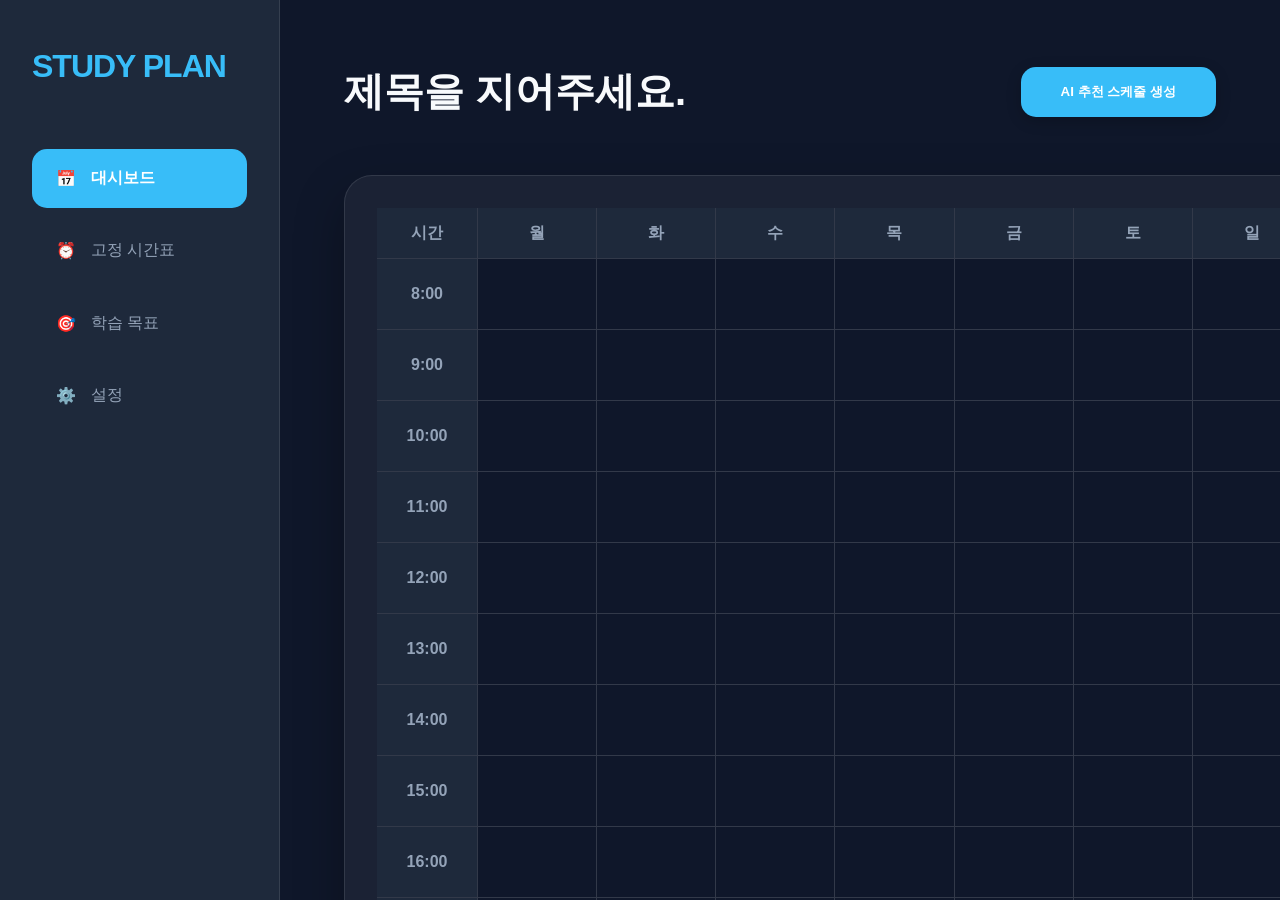
<file: index.html>
<!DOCTYPE html>
<html lang="ko">
<head>
    <meta charset="UTF-8">
    <meta name="viewport" content="width=device-width, initial-scale=1.0">
    <title>STUDY PLAN - AI Self-Learning Planner</title>
    <link rel="stylesheet" href="style.css">
</head>
<body class="dark-theme">
    <div id="app">
        <!-- 로딩 오버레이 -->
        <div id="loading-overlay" class="hidden">
            <div class="loader-content">
                <div class="spinner"></div>
                <p id="loading-quote">성공은 매일 반복되는 작은 노력의 합산입니다.</p>
                <span class="loading-sub">AI가 나만을 위한 최적의 학습 계획을 짜고 있어요...</span>
            </div>
        </div>

        <!-- 사이드바 -->
        <aside class="sidebar">
            <div class="logo">STUDY PLAN</div>
            <nav>
                <ul>
                    <li class="nav-item active" data-tab="dashboard"><span class="icon">📅</span> 대시보드</li>
                    <li class="nav-item" data-tab="timetable"><span class="icon">⏰</span> 고정 시간표</li>
                    <li class="nav-item" data-tab="goals"><span class="icon">🎯</span> 학습 목표</li>
                    <li class="nav-item" data-tab="settings"><span class="icon">⚙️</span> 설정</li>
                </ul>
            </nav>
        </aside>

        <!-- 메인 콘텐츠 -->
        <main class="content">
            <!-- 탭 1: 대시보드 -->
            <section id="dashboard" class="tab-content active">
                <header>
                    <h1 id="dashboard-title">제목을 지어주세요.</h1>
                    <button id="generate-ai-btn" class="primary-btn">AI 추천 스케줄 생성</button>
                </header>
                <div class="calendar-container">
                    <div class="calendar-grid" id="calendar-grid"></div>
                </div>
            </section>

            <!-- 탭 2: 고정 시간표 설정 -->
            <section id="timetable" class="tab-content">
                <header>
                    <h1>고정 시간표 설정</h1>
                    <p>나의 일주일 고정 일정을 관리하세요.</p>
                </header>
                
                <div class="form-card">
                    <div class="form-group">
                        <label>AI 자동 시간표 추가 (베타)</label>
                        <textarea id="ai-timetable-input" placeholder="예: 월요일 10시부터 12시까지 자료구조 강의, 화요일 오후 2시에 영어 학원 등 텍스트를 입력하세요."></textarea>
                        <p class="hint">자연어로 입력하면 AI가 분석해서 시간표에 넣어줍니다.</p>
                    </div>
                    <div style="display: flex; gap: 10px;">
                        <button id="ai-timetable-btn" class="secondary-btn">텍스트로 추가하기</button>
                        <label for="ai-image-input" class="secondary-btn" style="cursor: pointer; display: flex; align-items: center; justify-content: center;">
                            📸 이미지로 추가하기
                        </label>
                        <input type="file" id="ai-image-input" accept="image/*" style="display: none;">
                    </div>
                </div>

                <div class="form-card">
                    <form id="timetable-form">
                        <div class="form-group">
                            <label>일정 이름</label>
                            <input type="text" id="event-name" placeholder="예: 자료구조 강의" required>
                        </div>
                        <div class="form-row time-input-row">
                            <div class="form-group">
                                <label>요일</label>
                                <select id="event-day" required>
                                    <option value="1">월요일</option><option value="2">화요일</option>
                                    <option value="3">수요일</option><option value="4">목요일</option>
                                    <option value="5">금요일</option><option value="6">토요일</option>
                                    <option value="0">일요일</option>
                                </select>
                            </div>
                            
                            <div class="form-group">
                                <label>시작 시간</label>
                                <div class="time-picker">
                                    <input type="number" id="start-h" min="1" max="12" placeholder="시" list="hours-list" required>
                                    <span>:</span>
                                    <input type="number" id="start-m" min="0" max="59" placeholder="분" list="minutes-list" required>
                                    <select id="start-ap">
                                        <option value="AM">오전</option><option value="PM">오후</option>
                                    </select>
                                </div>
                            </div>

                            <div class="form-group">
                                <label>종료 시간</label>
                                <div class="time-picker">
                                    <input type="number" id="end-h" min="1" max="12" placeholder="시" list="hours-list" required>
                                    <span>:</span>
                                    <input type="number" id="end-m" min="0" max="59" placeholder="분" list="minutes-list" required>
                                    <select id="end-ap">
                                        <option value="AM">오전</option><option value="PM">오후</option>
                                    </select>
                                </div>
                            </div>
                        </div>
                        <datalist id="hours-list">
                            <option value="1">1</option><option value="2">2</option><option value="3">3</option>
                            <option value="4">4</option><option value="5">5</option><option value="6">6</option>
                            <option value="7">7</option><option value="8">8</option><option value="9">9</option>
                            <option value="10">10</option><option value="11">11</option><option value="12">12</option>
                        </datalist>
                        <datalist id="minutes-list">
                            <option value="00">00</option><option value="10">10</option><option value="20">20</option>
                            <option value="30">30</option><option value="40">40</option><option value="50">50</option>
                        </datalist>
                        <button type="submit" id="timetable-submit-btn" class="primary-btn">일정 수동 추가</button>
                    </form>
                </div>
                <div id="event-list" class="list-container"></div>
            </section>

            <!-- 탭 3: 학습 목표 설정 -->
            <section id="goals" class="tab-content">
                <header>
                    <h1>학습 목표 설정</h1>
                    <p>달성하고 싶은 최종 목표와 하루 학습량을 설정하세요.</p>
                </header>
                <div class="form-card">
                    <div class="form-group">
                        <label>최종 학습 목표</label>
                        <input type="text" id="final-goal" placeholder="예: 토익 990점 달성, 리액트 마스터하기 등">
                    </div>
                    <div class="form-group">
                        <label>학습자 수준</label>
                        <select id="learner-level">
                            <option value="beginner">입문 (기초부터 차근차근)</option>
                            <option value="intermediate" selected>중급 (핵심 위주 효율적 학습)</option>
                            <option value="advanced">상급 (심화 및 실전 위주)</option>
                        </select>
                    </div>
                    <div class="form-group">
                        <label>하루 목표 학습 시간 (시간)</label>
                        <input type="number" id="target-hours" min="1" max="24" value="4">
                    </div>
                    <div class="form-group">
                        <label>공부할 과목들 (쉼표로 구분)</label>
                        <input type="text" id="target-subjects" placeholder="알고리즘, 데이터베이스, CS 기초">
                    </div>
                    <button id="save-goals-btn" class="secondary-btn">목표 저장</button>
                </div>
            </section>

            <!-- 탭 4: 설정 -->
            <section id="settings" class="tab-content">
                <header><h1>설정</h1></header>
                <div class="form-card">
                    <div class="form-group">
                        <label>대시보드 제목 정하기</label>
                        <input type="text" id="dashboard-name" placeholder="나만의 제목을 입력하세요">
                    </div>
                    <div class="form-group">
                        <label>테마 선택</label>
                        <div class="theme-options">
                            <label class="radio-label"><input type="radio" name="theme" value="dark" checked> 다크 모드</label>
                            <label class="radio-label"><input type="radio" name="theme" value="light"> 라이트 모드</label>
                        </div>
                    </div>
                    <div class="form-group">
                        <label>AI 모델 선택</label>
                        <select id="ai-model-select">
                            <option value="gemini-3.1-flash-lite" selected>Gemini 3.1 Flash Lite (빠른 응답 속도 최적화)</option>
                            <option value="gemini-3-flash-preview">Gemini 3 Flash Preview (최신 프리뷰)</option>
                        </select>
                    </div>
                    <div style="display: flex; gap: 10px; align-items: center;">
                        <button id="save-settings-btn" class="secondary-btn">설정 저장</button>
                    </div>
                </div>
            </section>
        </main>
    </div>
    <script src="app.js"></script>
</body>
</html>
</file>
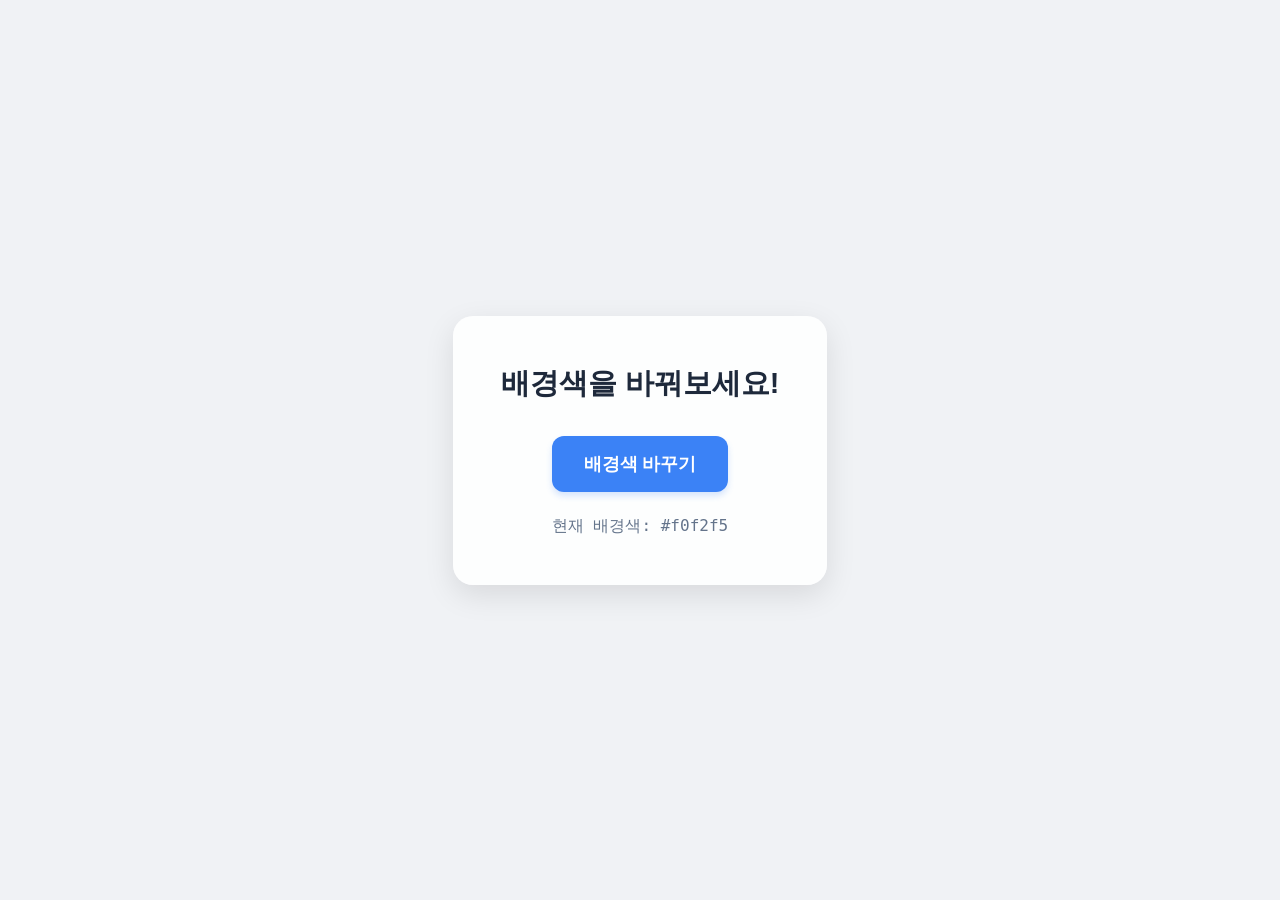
<file: viocord/index.html>
<!DOCTYPE html>
<html lang="ko">
<head>
    <meta charset="UTF-8">
    <meta name="viewport" content="width=device-width, initial-scale=1.0">
    <title>배경색 바꾸기 버튼</title>
    <link rel="stylesheet" href="style.css">
</head>
<body>
    <main class="container">
        <h1>배경색을 바꿔보세요!</h1>
        <button id="color-btn">배경색 바꾸기</button>
        <p id="color-code">현재 배경색: #f0f2f5</p>
    </main>

    <script src="script.js"></script>
</body>
</html>
</file>
<file: style.css>
:root {
    /* Dark Theme (Default) */
    --bg-main: #0f172a;
    --sidebar-bg: #1e293b;
    --accent: #38bdf8;
    --accent-hover: #0ea5e9;
    --text-main: #f8fafc;
    --text-dim: #94a3b8;
    --card-bg: rgba(255, 255, 255, 0.05);
    --border: rgba(255, 255, 255, 0.1);
    --input-bg: rgba(0, 0, 0, 0.2);
    --grid-bg: #0f172a;
}

body.light-theme {
    /* Light Theme (Orange Accent) */
    --bg-main: #f8fafc;
    --sidebar-bg: #ffffff;
    --accent: #f97316; /* Orange */
    --accent-hover: #ea580c;
    --text-main: #1e293b;
    --text-dim: #64748b;
    --card-bg: #ffffff;
    --border: #e2e8f0;
    --input-bg: #f1f5f9;
    --grid-bg: #ffffff;
}

* { margin: 0; padding: 0; box-sizing: border-box; }
body {
    font-family: 'Inter', -apple-system, sans-serif;
    background-color: var(--bg-main);
    color: var(--text-main);
    overflow: hidden;
    transition: background-color 0.3s, color 0.3s;
}

#app { display: flex; height: 100vh; width: 100vw; }

/* 로딩 오버레이 */
#loading-overlay {
    position: fixed; top: 0; left: 0; width: 100%; height: 100%;
    background: var(--bg-main); z-index: 9999;
    display: flex; justify-content: center; align-items: center; text-align: center;
    transition: opacity 0.5s;
}
#loading-overlay.hidden { opacity: 0; pointer-events: none; visibility: hidden; display: none !important; }
.spinner {
    width: 50px; height: 50px; border: 5px solid var(--border);
    border-top: 5px solid var(--accent); border-radius: 50%;
    animation: spin 1s linear infinite; margin: 0 auto 2rem;
}
@keyframes spin { 0% { transform: rotate(0deg); } 100% { transform: rotate(360deg); } }
#loading-quote { font-size: 1.5rem; font-weight: 700; margin-bottom: 1rem; color: var(--text-main); }

/* 사이드바 */
.sidebar {
    width: 280px; background-color: var(--sidebar-bg);
    padding: 3rem 2rem; display: flex; flex-direction: column;
    border-right: 1px solid var(--border);
    flex-shrink: 0;
}
.logo { font-size: 2rem; font-weight: 900; color: var(--accent); margin-bottom: 4rem; letter-spacing: -1px; }
nav ul { list-style: none; }
.nav-item {
    padding: 1.2rem 1.5rem; margin-bottom: 0.8rem; border-radius: 15px;
    cursor: pointer; transition: 0.2s; display: flex; align-items: center; gap: 15px; color: var(--text-dim);
}
.nav-item:hover { background: rgba(var(--accent), 0.1); color: var(--text-main); }
.nav-item.active { background: var(--accent); color: white; font-weight: 700; }

/* 메인 콘텐츠 */
.content { flex: 1; padding: 4rem; overflow-y: auto; background: var(--bg-main); }
.tab-content { display: none; animation: fadeIn 0.4s ease; }
.tab-content.active { display: block; }
@keyframes fadeIn { from { opacity: 0; transform: translateY(15px); } to { opacity: 1; transform: translateY(0); } }

header { display: flex; justify-content: space-between; align-items: center; margin-bottom: 3.5rem; }
h1 { font-size: 2.5rem; font-weight: 800; }

/* 폼 스타일 */
.form-card { background: var(--card-bg); padding: 2.5rem; border-radius: 24px; border: 1px solid var(--border); max-width: 900px; margin-bottom: 3rem; }
.form-group { margin-bottom: 1.5rem; }
.form-group label { display: block; margin-bottom: 0.8rem; color: var(--text-dim); font-size: 1rem; font-weight: 600; }
.form-row { display: grid; gap: 1.5rem; margin-bottom: 1.5rem; }
.time-input-row { grid-template-columns: 1fr 1fr 1fr; }

/* 시간 선택기 개선 */
.time-picker { 
    display: flex; 
    align-items: center; 
    gap: 8px; 
    background: var(--input-bg); 
    padding: 10px 15px; 
    border-radius: 12px; 
    border: 1px solid var(--border); 
    width: fit-content;
}
.time-picker select, .time-picker input { 
    width: auto; 
    min-width: 50px;
    background: transparent; 
    border: none; 
    color: var(--text-main); 
    text-align: center; 
    font-size: 1.1rem; 
    font-weight: 700; 
    outline: none; 
    cursor: pointer;
    padding: 5px;
}
.time-picker select {
    appearance: none;
}
/* input type number 스피너 제거 */
.time-picker input::-webkit-outer-spin-button,
.time-picker input::-webkit-inner-spin-button {
    -webkit-appearance: none;
    margin: 0;
}
.time-picker input[type=number] {
    -moz-appearance: textfield;
}
.time-picker select option {
    background-color: var(--sidebar-bg);
    color: var(--text-main);
}
.time-picker span { font-weight: 700; color: var(--text-main); }

input, select, textarea { 
    width: 100%; 
    background: var(--input-bg); 
    border: 1px solid var(--border); 
    padding: 1rem; 
    border-radius: 12px; 
    color: var(--text-main); 
    outline: none; 
    font-size: 1.1rem; 
    transition: border-color 0.2s;
}
input:focus, textarea:focus { border-color: var(--accent); }

/* 테마 선택 라디오 */
.theme-options { display: flex; gap: 20px; margin-top: 10px; }
.radio-label { display: flex; align-items: center; gap: 10px; cursor: pointer; color: var(--text-main); font-weight: 600; }
.radio-label input { width: 20px; height: 20px; cursor: pointer; }

/* 버튼 */
.primary-btn { background: var(--accent); color: white; border: none; padding: 1rem 2.5rem; border-radius: 15px; font-weight: 700; cursor: pointer; transition: 0.2s; box-shadow: 0 4px 15px rgba(0,0,0,0.2); }
.primary-btn:hover { background: var(--accent-hover); transform: translateY(-3px); }
.secondary-btn { background: var(--card-bg); color: var(--text-main); border: 1px solid var(--border); padding: 1rem 2.5rem; border-radius: 15px; cursor: pointer; transition: 0.2s; font-weight: 700; }
.secondary-btn:hover { background: rgba(var(--accent), 0.1); border-color: var(--accent); }

/* 캘린더 그리드 */
.calendar-container { background: var(--card-bg); border-radius: 28px; border: 1px solid var(--border); padding: 2rem; min-width: 1000px; box-shadow: 0 20px 50px rgba(0,0,0,0.3); }
.calendar-grid { display: grid; grid-template-columns: 100px repeat(7, 1fr); grid-template-rows: 50px repeat(16, 70px); gap: 1px; background: var(--border); }
.calendar-header, .time-label { background: var(--sidebar-bg); display: flex; justify-content: center; align-items: center; font-weight: 700; font-size: 1rem; color: var(--text-dim); }
.grid-cell { background: var(--grid-bg); position: relative; }

.event-block {
    position: absolute; left: 5px; right: 5px; border-radius: 10px; padding: 8px 12px;
    font-size: 0.85rem; font-weight: 700; z-index: 10; display: flex; align-items: flex-start; gap: 10px;
    box-shadow: 0 5px 15px rgba(0,0,0,0.2); overflow: hidden;
}
.fixed-event { background: rgba(56, 189, 248, 0.2); border-left: 5px solid var(--accent); color: var(--accent); }
body.light-theme .fixed-event { background: rgba(249, 115, 22, 0.1); border-left: 5px solid #f97316; color: #ea580c; }

.ai-event { background: rgba(168, 85, 247, 0.2); border-left: 5px solid #a855f7; color: #d8b4fe; }
.ai-event.completed { opacity: 0.4; text-decoration: line-through; filter: grayscale(0.8); }
.event-checkbox { width: 18px; height: 18px; cursor: pointer; flex-shrink: 0; }

/* 리스트 */
.list-container { display: grid; grid-template-columns: repeat(auto-fill, minmax(350px, 1fr)); gap: 2rem; margin-top: 2rem; }
.list-item { background: var(--card-bg); padding: 1.8rem; border-radius: 20px; border: 1px solid var(--border); display: flex; justify-content: space-between; align-items: center; }
.delete-btn { color: #ef4444; background: transparent; border: none; cursor: pointer; font-weight: 700; }
.edit-btn { color: var(--accent); background: transparent; border: none; cursor: pointer; font-weight: 700; margin-right: 15px; }

.hidden { display: none !important; }
.info-box { transition: all 0.3s ease; }
</file>
<file: viocord/style.css>
/* 전체 화면 설정 */
* {
    margin: 0;
    padding: 0;
    box-sizing: border-box;
}

body {
    height: 100vh;
    display: flex;
    justify-content: center;
    align-items: center;
    font-family: 'Pretendard', -apple-system, BlinkMacSystemFont, 'Segoe UI', Roboto, Oxygen, Ubuntu, Cantarell, 'Open Sans', 'Helvetica Neue', sans-serif;
    background-color: #f0f2f5;
    transition: background-color 0.5s cubic-bezier(0.4, 0, 0.2, 1);
}

.container {
    text-align: center;
    background: rgba(255, 255, 255, 0.9);
    padding: 3rem;
    border-radius: 20px;
    box-shadow: 0 10px 30px rgba(0, 0, 0, 0.1);
}

h1 {
    margin-bottom: 2rem;
    color: #1e293b;
    font-size: 1.8rem;
}

/* 버튼 스타일링 */
#color-btn {
    padding: 1rem 2rem;
    font-size: 1.1rem;
    font-weight: 600;
    color: white;
    background-color: #3b82f6;
    border: none;
    border-radius: 12px;
    cursor: pointer;
    transition: all 0.3s ease;
    box-shadow: 0 4px 6px rgba(59, 130, 246, 0.2);
}

#color-btn:hover {
    background-color: #2563eb;
    transform: translateY(-2px);
    box-shadow: 0 6px 12px rgba(59, 130, 246, 0.3);
}

#color-btn:active {
    transform: translateY(0);
}

/* 색상 코드 텍스트 */
#color-code {
    margin-top: 1.5rem;
    color: #64748b;
    font-family: monospace;
    font-size: 1rem;
}
</file>
